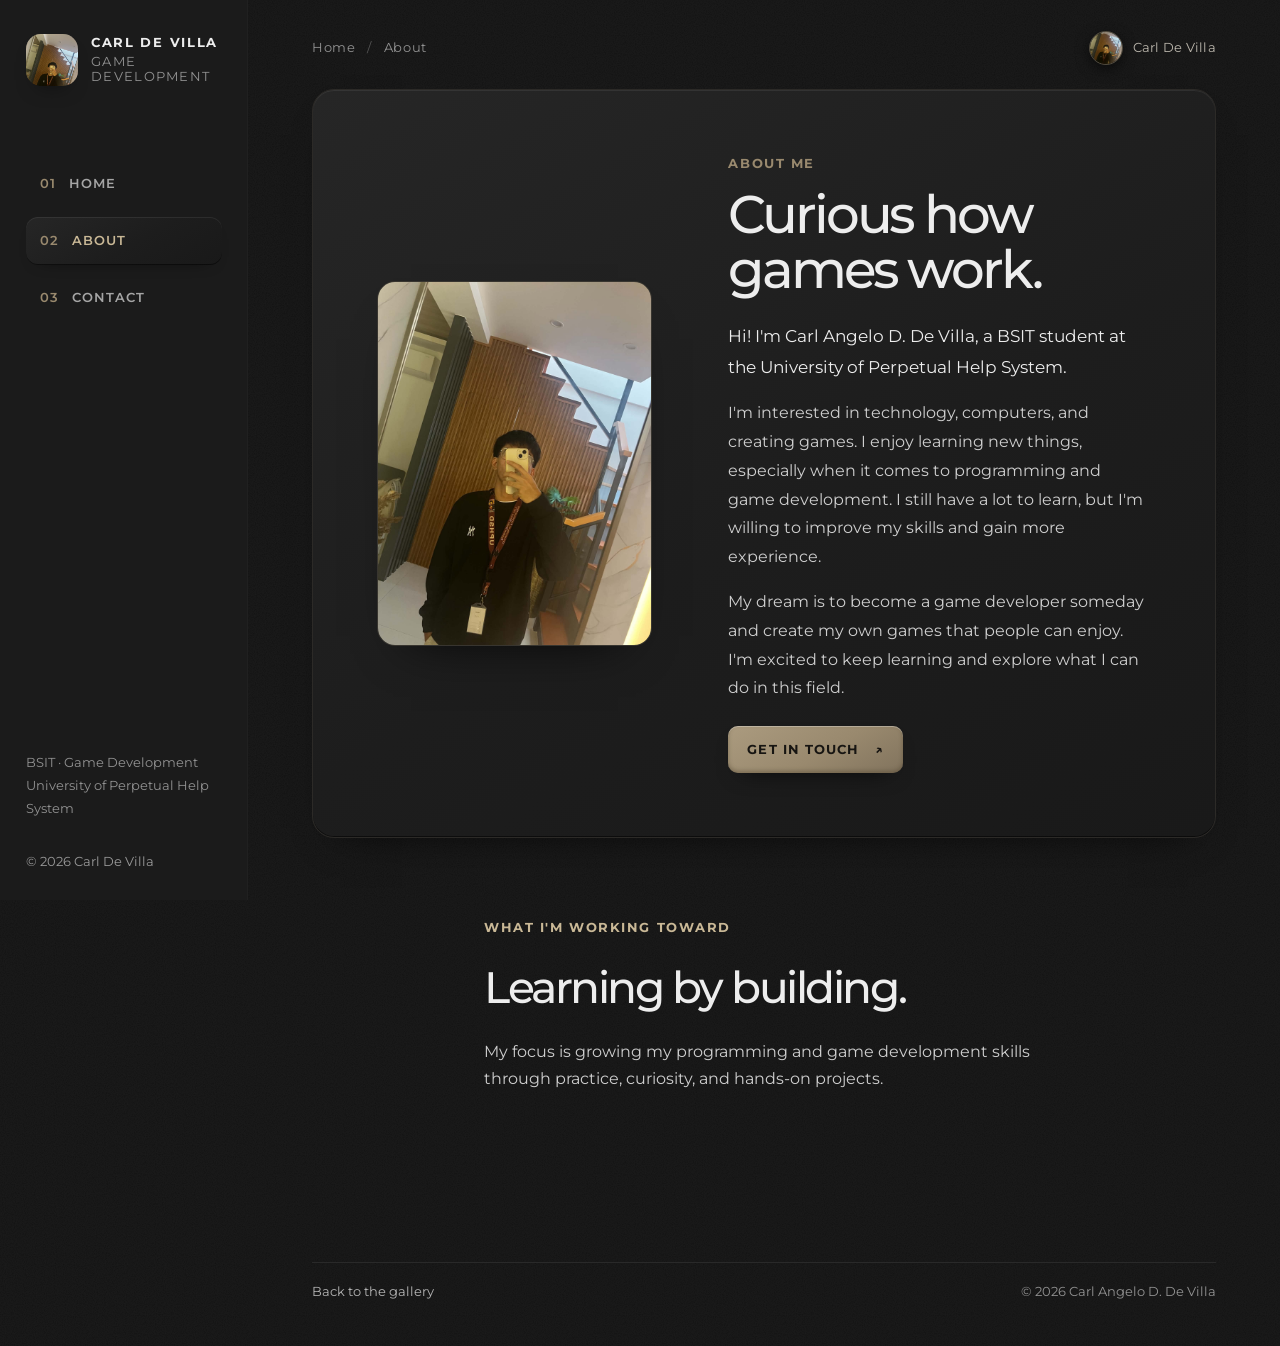
<file: about/index.html>
<!doctype html>
<html lang="en">
<head>
  <meta charset="utf-8">
  <meta name="viewport" content="width=device-width, initial-scale=1">
  <meta name="theme-color" content="#121212">
  <meta name="description" content="About Carl Angelo D. De Villa, a BSIT student interested in technology, computers, and game development.">
  <meta property="og:type" content="website">
  <meta property="og:url" content="https://unorfl.github.io/DeVillaPortfolio/about/">
  <meta property="og:title" content="About — Carl Angelo D. De Villa">
  <meta property="og:description" content="Carl Angelo D. De Villa — BSIT Game Development student and aspiring game developer.">
  <meta property="og:image" content="https://unorfl.github.io/DeVillaPortfolio/assets/images/carl-angelo-portrait.png">
  <meta property="og:image:alt" content="Carl Angelo D. De Villa in his portrait photo">
  <meta name="twitter:card" content="summary_large_image">
  <meta name="twitter:image" content="https://unorfl.github.io/DeVillaPortfolio/assets/images/carl-angelo-portrait.png">
  <title>About — Carl Angelo D. De Villa</title>
  <link rel="icon" href="../assets/images/favicon.svg" type="image/svg+xml">
  <link rel="preconnect" href="https://fonts.googleapis.com">
  <link rel="preconnect" href="https://fonts.gstatic.com" crossorigin>
  <link href="https://fonts.googleapis.com/css2?family=Montserrat:wght@400;500;600;700&display=swap" rel="stylesheet">
  <link rel="stylesheet" href="../assets/css/site-hero.css">
</head>
<body>
  <a class="skip-link" href="#main">Skip to content</a>
  <div class="layout">
    <aside class="sidebar">
      <div class="sidebar-top">
        <a class="brand" href="../home/" aria-label="Carl De Villa, gallery home"><span class="brand-mark"><img class="brand-avatar" src="../assets/images/carl-angelo-portrait.png" alt=""></span><span class="brand-copy"><strong>CARL DE VILLA</strong><small>GAME DEVELOPMENT</small></span></a>
        <button class="menu-toggle" type="button" aria-expanded="false" aria-controls="site-nav" aria-label="Open navigation"><span></span><span></span></button>
      </div>
      <nav class="nav" id="site-nav" aria-label="Main navigation">
        <a class="nav-link" href="../home/"><span class="nav-number">01</span> Home</a>
        <a class="nav-link active" href="../about/" aria-current="page"><span class="nav-number">02</span> About</a>
        <a class="nav-link" href="../contact/"><span class="nav-number">03</span> Contact</a>
      </nav>
      <div class="sidebar-bottom"><p class="sidebar-note">BSIT · Game Development<br>University of Perpetual Help System</p><span class="sidebar-copyright">© 2026 Carl De Villa</span></div>
    </aside>
    <main id="main" class="main-content page-main">
      <header class="topline"><span class="breadcrumb"><a href="../home/">Home</a> <span>/</span> About</span><a class="top-profile" href="../about/" aria-label="About Carl Angelo D. De Villa"><img src="../assets/images/carl-angelo-portrait.png" alt=""><span>Carl De Villa</span></a></header>
      <section class="about-hero clay-panel" data-reveal>
        <figure class="about-visual">
          <img src="../assets/images/carl-angelo-portrait.png" alt="Carl Angelo D. De Villa taking a mirror selfie indoors" loading="eager">
        </figure>
        <div class="about-copy" data-reveal>
          <p class="eyebrow">ABOUT ME</p>
          <h1>Curious how games work.</h1>
          <p class="about-lede">Hi! I'm Carl Angelo D. De Villa, a BSIT student at the University of Perpetual Help System.</p>
          <p>I'm interested in technology, computers, and creating games. I enjoy learning new things, especially when it comes to programming and game development. I still have a lot to learn, but I'm willing to improve my skills and gain more experience.</p>
          <p>My dream is to become a game developer someday and create my own games that people can enjoy. I'm excited to keep learning and explore what I can do in this field.</p>
          <a class="button button-gold" href="../contact/">Get in touch <span aria-hidden="true">↗</span></a>
        </div>
      </section>
      <section class="about-note" data-reveal>
        <p class="eyebrow">WHAT I'M WORKING TOWARD</p>
        <h2>Learning by building.</h2>
        <p>My focus is growing my programming and game development skills through practice, curiosity, and hands-on projects.</p>
      </section>
      <footer class="site-footer"><a class="footer-name" href="../home/">Back to the gallery</a><p>© 2026 Carl Angelo D. De Villa</p></footer>
    </main>
  </div>
  <script src="../assets/js/site.js" defer></script>
</body>
</html>
</file>
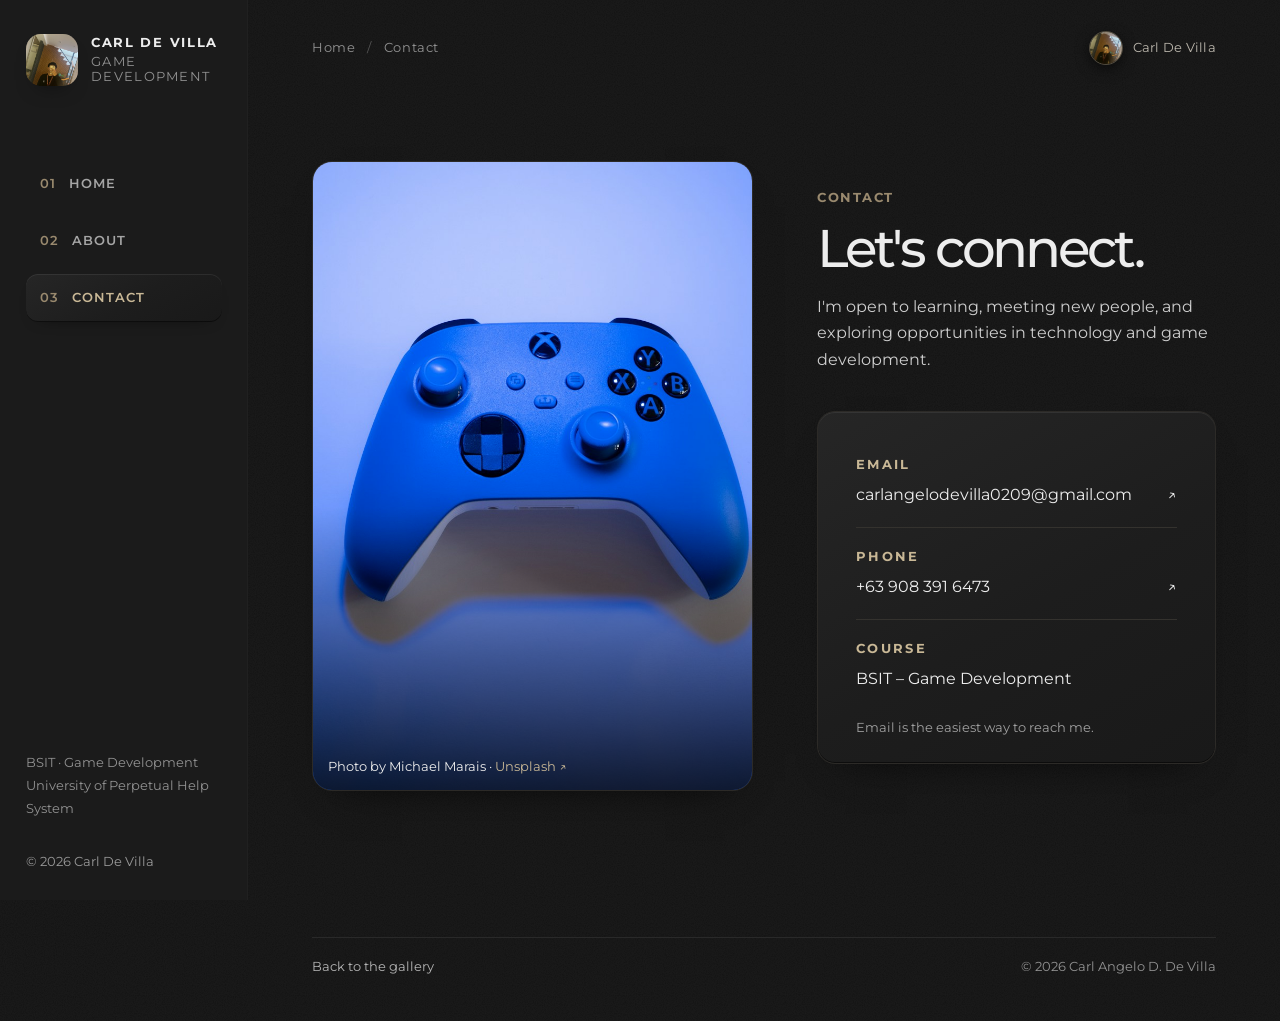
<file: contact/index.html>
<!doctype html>
<html lang="en">
<head>
  <meta charset="utf-8">
  <meta name="viewport" content="width=device-width, initial-scale=1">
  <meta name="theme-color" content="#121212">
  <meta name="description" content="Contact Carl Angelo D. De Villa about game development, technology, or opportunities.">
  <meta property="og:type" content="website">
  <meta property="og:url" content="https://unorfl.github.io/DeVillaPortfolio/contact/">
  <meta property="og:title" content="Contact — Carl Angelo D. De Villa">
  <meta property="og:description" content="Carl Angelo D. De Villa — BSIT Game Development student and aspiring game developer.">
  <meta property="og:image" content="https://unorfl.github.io/DeVillaPortfolio/assets/images/carl-angelo-portrait.png">
  <meta property="og:image:alt" content="Carl Angelo D. De Villa in his portrait photo">
  <meta name="twitter:card" content="summary_large_image">
  <meta name="twitter:image" content="https://unorfl.github.io/DeVillaPortfolio/assets/images/carl-angelo-portrait.png">
  <title>Contact — Carl Angelo D. De Villa</title>
  <link rel="icon" href="../assets/images/favicon.svg" type="image/svg+xml">
  <link rel="preconnect" href="https://fonts.googleapis.com">
  <link rel="preconnect" href="https://fonts.gstatic.com" crossorigin>
  <link href="https://fonts.googleapis.com/css2?family=Montserrat:wght@400;500;600;700&display=swap" rel="stylesheet">
  <link rel="stylesheet" href="../assets/css/site-hero.css">
</head>
<body>
  <a class="skip-link" href="#main">Skip to content</a>
  <div class="layout">
    <aside class="sidebar">
      <div class="sidebar-top">
        <a class="brand" href="../home/" aria-label="Carl De Villa, gallery home"><span class="brand-mark"><img class="brand-avatar" src="../assets/images/carl-angelo-portrait.png" alt=""></span><span class="brand-copy"><strong>CARL DE VILLA</strong><small>GAME DEVELOPMENT</small></span></a>
        <button class="menu-toggle" type="button" aria-expanded="false" aria-controls="site-nav" aria-label="Open navigation"><span></span><span></span></button>
      </div>
      <nav class="nav" id="site-nav" aria-label="Main navigation">
        <a class="nav-link" href="../home/"><span class="nav-number">01</span> Home</a>
        <a class="nav-link" href="../about/"><span class="nav-number">02</span> About</a>
        <a class="nav-link active" href="../contact/" aria-current="page"><span class="nav-number">03</span> Contact</a>
      </nav>
      <div class="sidebar-bottom"><p class="sidebar-note">BSIT · Game Development<br>University of Perpetual Help System</p><span class="sidebar-copyright">© 2026 Carl De Villa</span></div>
    </aside>
    <main id="main" class="main-content page-main">
      <header class="topline"><span class="breadcrumb"><a href="../home/">Home</a> <span>/</span> Contact</span><a class="top-profile" href="../about/" aria-label="About Carl Angelo D. De Villa"><img src="../assets/images/carl-angelo-portrait.png" alt=""><span>Carl De Villa</span></a></header>
      <section class="contact-wrap">
        <figure class="contact-visual clay-panel" data-reveal>
          <img src="../assets/images/controller-blue.jpg" alt="A blue gaming controller against a blue background" loading="eager">
          <figcaption>Photo by Michael Marais · <a href="https://unsplash.com/photos/a-close-up-of-a-blue-controller-on-a-blue-background-7XEwZIM6mf0" target="_blank" rel="noreferrer">Unsplash ↗</a></figcaption>
        </figure>
        <div class="contact-content">
          <div class="contact-intro" data-reveal>
            <p class="eyebrow">CONTACT</p>
            <h1>Let's connect.</h1>
            <p>I'm open to learning, meeting new people, and exploring opportunities in technology and game development.</p>
          </div>
          <div class="contact-card clay-panel" data-reveal>
          <div class="contact-row"><span class="contact-label">EMAIL</span><a href="mailto:carlangelodevilla0209@gmail.com">carlangelodevilla0209@gmail.com <span aria-hidden="true">↗</span></a></div>
          <div class="contact-row"><span class="contact-label">PHONE</span><a href="tel:+639083916473">+63 908 391 6473 <span aria-hidden="true">↗</span></a></div>
          <div class="contact-row"><span class="contact-label">COURSE</span><span>BSIT – Game Development</span></div>
          <p class="contact-hint">Email is the easiest way to reach me.</p>
          </div>
        </div>
      </section>
      <footer class="site-footer"><a class="footer-name" href="../home/">Back to the gallery</a><p>© 2026 Carl Angelo D. De Villa</p></footer>
    </main>
  </div>
  <script src="../assets/js/site.js" defer></script>
</body>
</html>
</file>
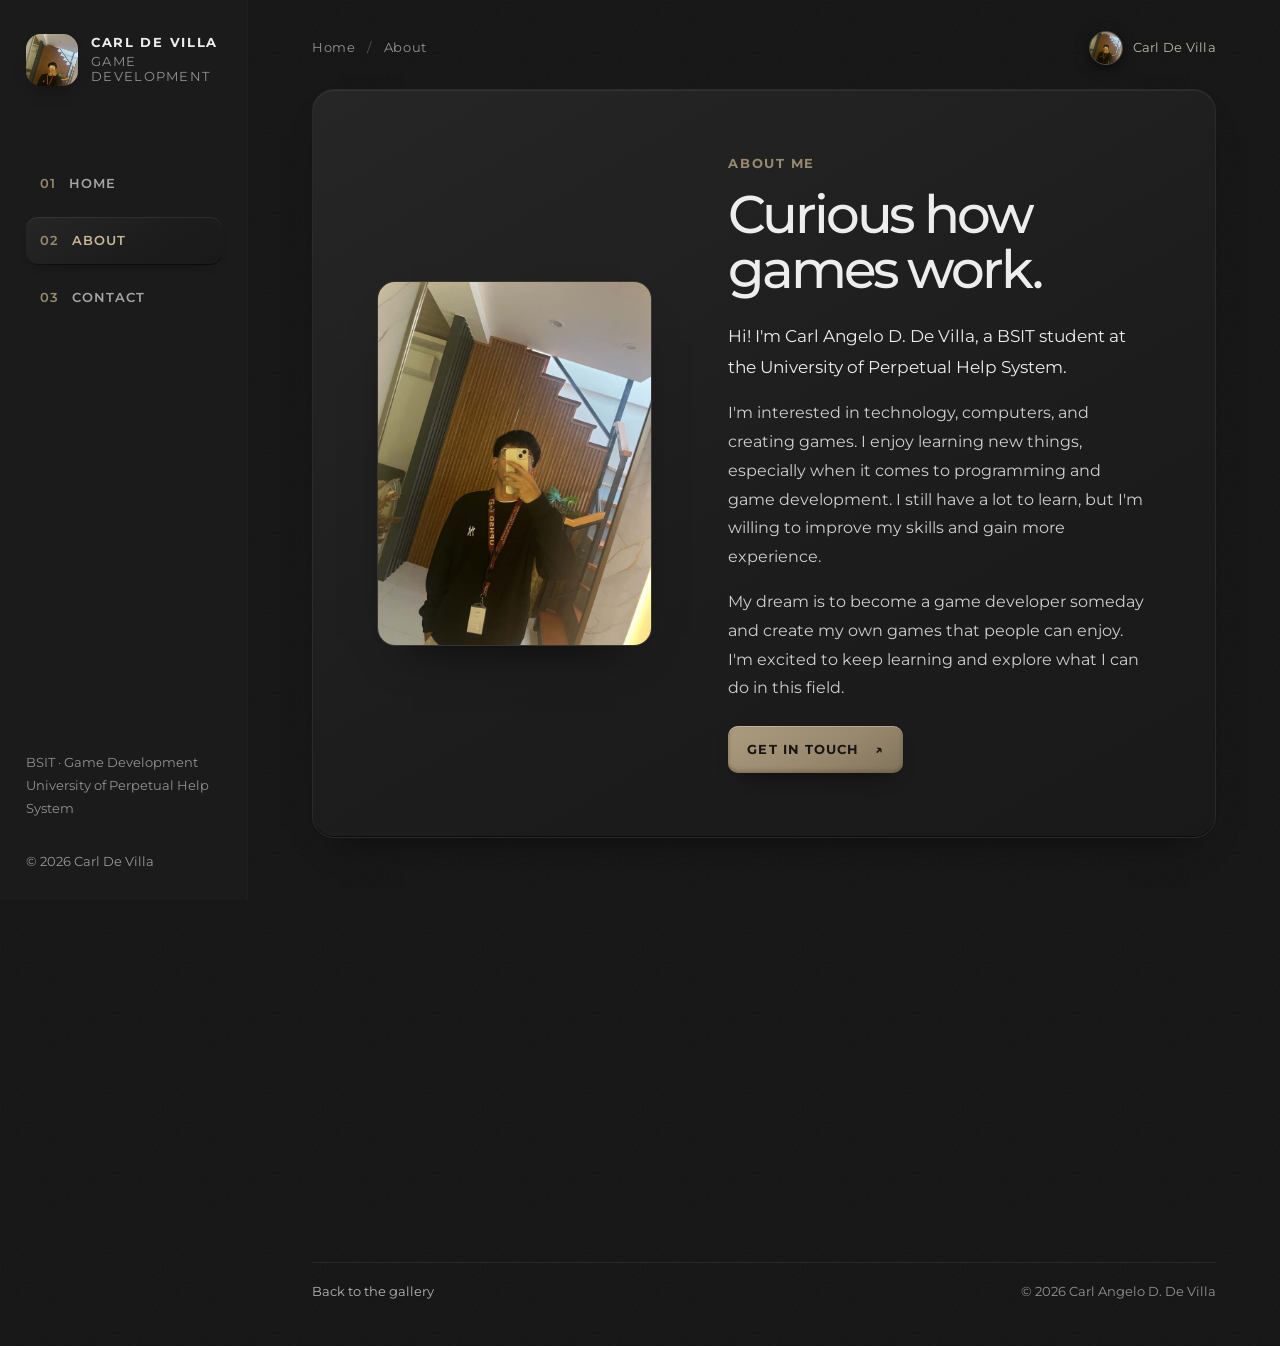
<file: about.html>
<!doctype html>
<html lang="en"><head><meta charset="utf-8"><meta http-equiv="refresh" content="0; url=about/"><link rel="canonical" href="https://unorfl.github.io/DeVillaPortfolio/about/"><title>About — Carl Angelo D. De Villa</title></head><body><p>Go to <a href="about/">About</a>.</p></body></html>
</file>
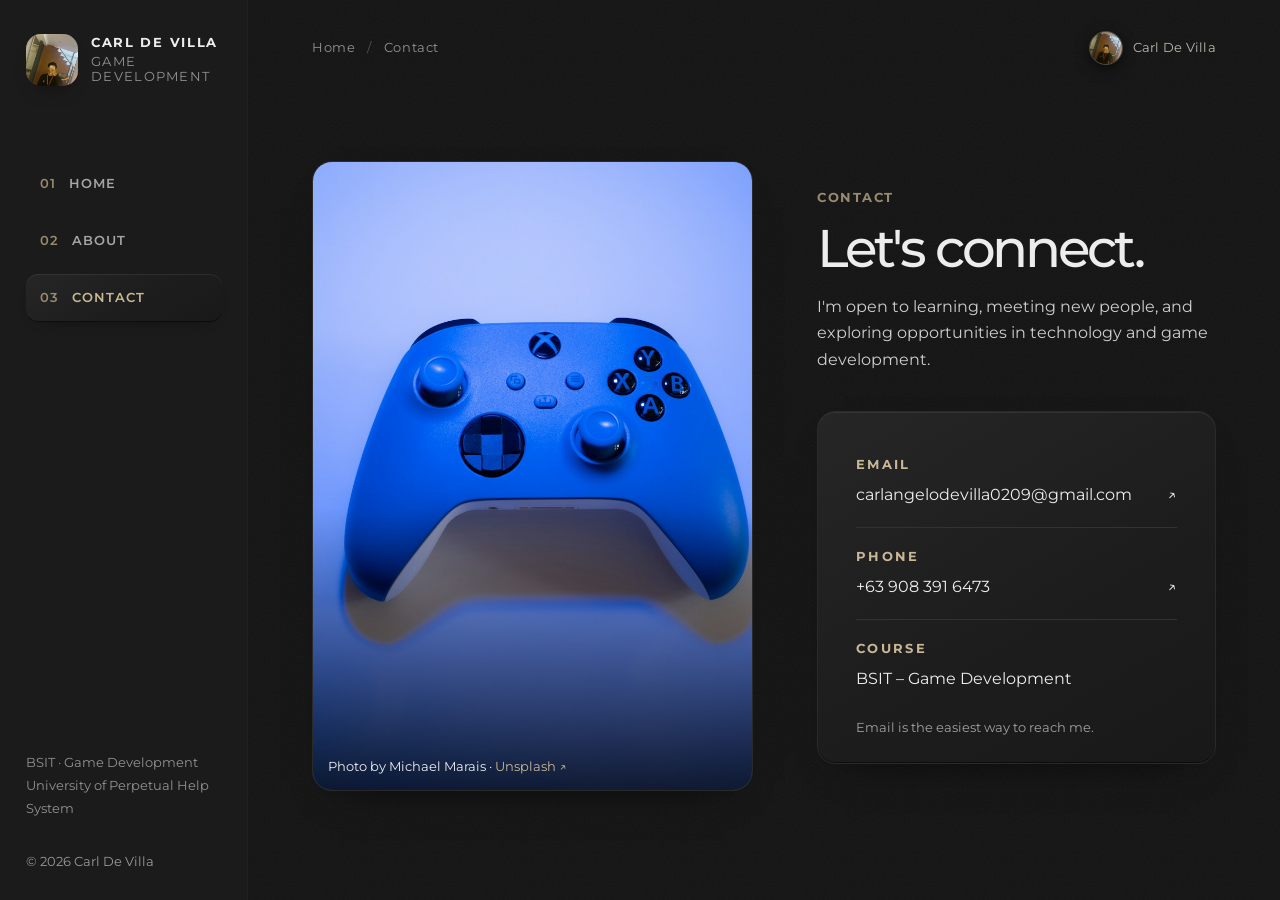
<file: contact.html>
<!doctype html>
<html lang="en"><head><meta charset="utf-8"><meta http-equiv="refresh" content="0; url=contact/"><link rel="canonical" href="https://unorfl.github.io/DeVillaPortfolio/contact/"><title>Contact — Carl Angelo D. De Villa</title></head><body><p>Go to <a href="contact/">Contact</a>.</p></body></html>
</file>
<file: assets/css/site-hero.css>
:root {
  color-scheme: dark;
  --bg: #121212;
  --side: #1b1b1b;
  --surface: #1c1c1c;
  --line: #292929;
  --text: #ededed;
  --soft: #cfcfcf;
  --muted: #a5a5a5;
  --dim: #929292;
  --accent: #99896e;
  --accent-hi: #c9b896;
  --clay-bg: linear-gradient(150deg, #262626 0%, #1d1d1d 55%, #191919 100%);
  --clay-shadow: inset 0 1px 0 rgba(255,255,255,.07), inset 0 -1px 0 rgba(0,0,0,.55), 0 18px 40px -28px rgba(0,0,0,.9);
  --clay-gold: linear-gradient(150deg, #ab9b7f 0%, #99896e 55%, #81735d 100%);
  --ease: cubic-bezier(.2,.7,.2,1);
  --gutter: clamp(22px, 5vw, 76px);
}

* { box-sizing: border-box; }
html { min-width: 320px; scroll-behavior: smooth; background: var(--bg); }
body {
  min-width: 320px;
  margin: 0;
  color: var(--text);
  background-color: var(--bg);
  background-image: url("data:image/svg+xml,%3Csvg xmlns='http://www.w3.org/2000/svg' width='160' height='160'%3E%3Cfilter id='n'%3E%3CfeTurbulence type='fractalNoise' baseFrequency='.9' numOctaves='2' stitchTiles='stitch'/%3E%3CfeColorMatrix values='0 0 0 0 1 0 0 0 0 1 0 0 0 0 1 0 0 0 .045 0'/%3E%3C/filter%3E%3Crect width='100%25' height='100%25' filter='url(%23n)'/%3E%3C/svg%3E");
  font-family: Montserrat, system-ui, sans-serif;
  font-size: 16px;
  line-height: 1.65;
  -webkit-font-smoothing: antialiased;
}
a { color: inherit; text-decoration: none; }
button { color: inherit; font: inherit; }
img { display: block; max-width: 100%; }
::selection { color: var(--bg); background: var(--accent-hi); }
:focus-visible { outline: 2px solid var(--accent-hi); outline-offset: 4px; }
.skip-link { position: fixed; z-index: 1000; top: 12px; left: 12px; padding: 10px 15px; transform: translateY(-160%); background: var(--accent-hi); color: #171512; border-radius: 8px; }
.skip-link:focus { transform: translateY(0); }

/* The shared frame, warm-metal accent and soft clay surfaces follow Carl's visual reference. */
.layout { min-height: 100vh; }
.sidebar {
  position: fixed;
  inset: 0 auto 0 0;
  z-index: 20;
  width: 248px;
  display: flex;
  flex-direction: column;
  padding: 34px 26px 26px;
  background: var(--side);
  box-shadow: inset -1px 0 0 rgba(255,255,255,.025);
}
.brand { display: flex; align-items: center; gap: 13px; min-width: 0; }
.brand-mark {
  width: 52px; height: 52px; flex: 0 0 auto;
  display: grid; place-items: center;
  border-radius: 15px;
  color: var(--accent-hi);
  background: var(--clay-bg);
  box-shadow: inset 0 1px 0 rgba(255,255,255,.17), inset 0 -5px 8px rgba(0,0,0,.36), 0 11px 23px -16px #000;
  font-size: 15px; font-weight: 700; letter-spacing: -.06em;
}
.brand-copy { display: grid; gap: 3px; line-height: 1.2; }
.brand-copy strong { font-size: 13px; letter-spacing: .13em; }
.brand-copy small { color: var(--dim); font-size: 13px; letter-spacing: .1em; }
.nav { display: grid; gap: 9px; margin-top: 74px; }
.nav-link {
  display: flex; align-items: center; gap: 13px;
  min-height: 48px; padding: 0 14px;
  color: var(--muted); border-radius: 12px;
  font-size: 13px; font-weight: 600; letter-spacing: .08em; text-transform: uppercase;
  transition: color .2s ease, background .2s ease, transform .2s ease, box-shadow .2s ease;
}
.nav-link:hover { color: var(--text); background: #222; transform: translateX(2px); }
.nav-link.active { color: var(--accent-hi); background: var(--clay-bg); box-shadow: inset 0 1px 0 rgba(255,255,255,.07), inset 0 -1px 0 rgba(0,0,0,.55), 0 7px 18px -15px #000; }
.nav-number { color: var(--accent); font-size: 13px; letter-spacing: .08em; }
.sidebar-bottom { margin-top: auto; }
.sidebar-note { margin: 0 0 28px; color: var(--dim); font-size: 13px; line-height: 1.75; }
.sidebar-copyright { color: #999; font-size: 13px; }
.menu-toggle { display: none; }

.main-content { max-width: 1800px; min-width: 0; margin-left: 248px; padding: 31px var(--gutter) 44px; }
.topline { display: flex; justify-content: space-between; align-items: center; gap: 18px; margin-bottom: 24px; min-height: 22px; color: var(--dim); font-size: 13px; letter-spacing: .05em; }
.breadcrumb span { padding: 0 8px; color: #555; }
.breadcrumb a:hover { color: var(--accent-hi); }
.topline-note { color: #8b8b8b; }
.clay-panel { background: var(--clay-bg); border: 1px solid #2c2a27; box-shadow: var(--clay-shadow); }

.hero { height: min(68vh, 660px); min-height: 0; position: relative; display: grid; grid-template-columns: minmax(0,1fr) minmax(300px,.62fr); grid-template-areas: "copy art"; align-items: stretch; gap: clamp(18px, 3vw, 48px); overflow: hidden; border-radius: 23px; isolation: isolate; }
.hero-copy { grid-area: copy; align-self: stretch; display: flex; flex-direction: column; justify-content: center; max-width: 780px; padding: clamp(30px, 4vw, 70px); }
.hero-artwork { grid-area: art; min-width: 0; min-height: 0; display: grid; place-items: center; overflow: hidden; margin: 16px 16px 16px 0; border-radius: 15px; background: #f4f3ee; box-shadow: 0 12px 32px rgba(0,0,0,.24); }
.hero-image { display: block; width: 100%; height: 100%; object-fit: contain; object-position: center; }
.eyebrow { margin: 0 0 13px; color: var(--accent-hi); font-size: 13px; font-weight: 700; letter-spacing: .12em; line-height: 1.5; }
.hero h1 { max-width: 720px; margin: 0; font-size: clamp(42px, 4.2vw, 64px); font-weight: 500; letter-spacing: -.065em; line-height: .99; white-space: normal; text-wrap: balance; }
.hero-subtitle { max-width: 440px; margin: 20px 0 25px; color: #d2d2d2; font-size: clamp(16px, 1.35vw, 18px); }
.button { min-height: 47px; display: inline-flex; align-items: center; justify-content: center; gap: 16px; padding: 0 19px; border: 0; border-radius: 10px; font-size: 13px; font-weight: 700; letter-spacing: .08em; text-transform: uppercase; transition: transform .2s var(--ease), box-shadow .2s ease, filter .2s ease; }
.button:hover { transform: translateY(-2px); filter: brightness(1.06); }
.button-gold { color: #171512; background: var(--clay-gold); box-shadow: inset 0 1px 0 rgba(255,255,255,.3), inset 0 -2px 4px rgba(72,59,38,.42), 0 10px 24px -15px #000; }

.gallery-section { padding-top: clamp(66px, 8vw, 108px); }
.section-heading { display: grid; grid-template-columns: minmax(0,1fr) minmax(240px,.72fr); align-items: end; gap: 38px; margin-bottom: 28px; }
.section-heading .eyebrow { color: var(--accent); }
.section-heading h2, .about-copy h1, .contact-intro h1 { margin: 0; font-size: clamp(34px, 4.15vw, 57px); font-weight: 500; letter-spacing: -.06em; line-height: 1.04; text-wrap: balance; }
.section-intro { max-width: 420px; margin: 0 0 3px; color: var(--soft); font-size: 16px; line-height: 1.7; }
.filters { display: flex; flex-wrap: wrap; gap: 9px; margin: 0 0 24px; }
.filter-button { display: inline-flex; align-items: center; gap: 10px; min-height: 39px; padding: 0 14px; border: 1px solid #33302b; border-radius: 11px; color: #c1c1c1; background: var(--clay-bg); box-shadow: inset 0 1px 0 rgba(255,255,255,.06), 0 5px 13px -12px #000; font-size: 13px; font-weight: 600; cursor: pointer; transition: border-color .18s, color .18s, transform .18s, background .18s; }
.filter-button span { color: #999; font-size: 13px; }
.filter-button:hover { transform: translateY(-1px); color: var(--text); border-color: #574f41; }
.filter-button.active { color: #171512; border-color: transparent; background: var(--clay-gold); box-shadow: inset 0 1px 0 rgba(255,255,255,.28), inset 0 -2px 4px rgba(72,59,38,.3), 0 7px 17px -12px #000; }
.filter-button.active span { color: #352f25; }
.gallery-grid { display: grid; grid-template-columns: repeat(3, minmax(0,1fr)); grid-auto-rows: minmax(175px, 18vw); grid-auto-flow: dense; gap: 16px; }
.gallery-item { position: relative; min-width: 0; min-height: 195px; overflow: hidden; padding: 0; border: 1px solid #2e2c28; border-radius: 18px; background: var(--clay-bg); box-shadow: inset 0 1px 0 rgba(255,255,255,.07), 0 13px 30px -22px #000; cursor: zoom-in; text-align: left; isolation: isolate; transition: transform .28s var(--ease), border-color .25s ease, box-shadow .25s ease; }
.gallery-item:hover { z-index: 1; transform: translateY(-3px); border-color: #645742; box-shadow: inset 0 1px 0 rgba(255,255,255,.11), 0 18px 36px -23px #000; }
.gallery-item img { position: absolute; inset: 0; width: 100%; height: 100%; object-fit: cover; transition: transform .55s var(--ease), filter .3s ease; }
.gallery-item:hover img { transform: scale(1.045); }
.gallery-item::after { content: ""; position: absolute; inset: 42% 0 0; z-index: 0; pointer-events: none; background: linear-gradient(transparent, rgba(8,8,8,.83)); opacity: .93; }
.item-wide { grid-column: span 2; }
.item-tall { grid-row: span 2; }
.image-open { position: absolute; z-index: 1; top: 13px; right: 13px; width: 31px; height: 31px; display: grid; place-items: center; border: 1px solid rgba(255,255,255,.18); border-radius: 10px; color: white; background: rgba(18,18,18,.86); opacity: 0; transform: translateY(4px); transition: opacity .2s, transform .2s; }
.gallery-item:hover .image-open, .gallery-item:focus-visible .image-open { opacity: 1; transform: none; }
.image-caption { position: absolute; z-index: 1; inset: auto 17px 14px; display: grid; gap: 2px; }
.image-caption strong { color: #f3f3f3; font-size: 13px; font-weight: 600; }
.image-caption small { color: #dedede; font-size: 13px; }
.gallery-item[hidden] { display: none; }
.gallery-footnote { margin: 21px 0 0; color: #a1a1a1; font-size: 13px; }
.site-footer { display: flex; justify-content: space-between; gap: 18px; align-items: center; margin-top: 74px; padding-top: 18px; border-top: 1px solid #292929; color: #929292; font-size: 13px; }
.site-footer p { margin: 0; }
.footer-name { color: #b5b5b5; }
.footer-name:hover { color: var(--accent-hi); }

.page-main { min-height: 100vh; display: flex; flex-direction: column; }
.about-hero { display: grid; grid-template-columns: minmax(200px,.65fr) minmax(0,1fr); gap: clamp(32px, 6vw, 86px); align-items: center; min-height: 560px; padding: clamp(32px, 5vw, 72px); border-radius: 22px; }
.about-visual { width: min(100%, 360px); margin: auto; overflow: hidden; border: 1px solid #38352f; border-radius: 18px; background: #1a1a1a; box-shadow: inset 0 1px 0 rgba(255,255,255,.08), 0 24px 50px -34px #000; }
.about-visual img { display: block; width: 100%; height: auto; }
.contact-visual::after { content: ""; position: absolute; inset: 55% 0 0; background: linear-gradient(transparent, rgba(0,0,0,.78)); pointer-events: none; }
.about-visual figcaption, .contact-visual figcaption { position: absolute; z-index: 1; right: 15px; bottom: 13px; left: 15px; color: #eee; font-size: 13px; }
.about-visual a, .contact-visual a { color: var(--accent-hi); }
.about-copy { max-width: 690px; }
.about-copy .eyebrow, .contact-intro .eyebrow { color: var(--accent); }
.about-copy h1 { margin-bottom: 24px; }
.about-copy p:not(.eyebrow) { max-width: 630px; color: var(--soft); font-size: 16px; line-height: 1.8; }
.about-copy .about-lede { color: var(--text) !important; font-size: 17px !important; }
.about-copy .button { margin-top: 7px; }
.about-note { max-width: 720px; margin: auto; padding: 80px 0; }
.about-note h2 { margin: 0 0 12px; font-size: clamp(29px, 3.5vw, 44px); font-weight: 500; letter-spacing: -.055em; }
.about-note p:last-child { max-width: 560px; color: var(--soft); }
.contact-wrap { display: grid; grid-template-columns: minmax(0,1.05fr) minmax(320px,.95fr); gap: clamp(28px, 5vw, 70px); align-items: stretch; margin: clamp(38px, 8vh, 90px) auto; width: min(100%, 1100px); }
.contact-visual { position: relative; min-height: min(70vh, 680px); margin: 0; overflow: hidden; border-radius: 20px; background: #1a1a1a; }
.contact-visual img { position: absolute; inset: 0; width: 100%; height: 100%; object-fit: cover; }
.contact-content { display: flex; flex-direction: column; justify-content: center; gap: 22px; }
.contact-intro { padding-top: 0; }
.contact-intro h1 { margin-bottom: 18px; }
.contact-intro > p:last-child { max-width: 440px; color: var(--soft); }
.contact-card { padding: 24px clamp(22px,3vw,38px); border-radius: 18px; }
.contact-row { display: grid; gap: 7px; padding: 18px 0; border-bottom: 1px solid #34322e; }
.contact-row:last-of-type { border-bottom: 0; }
.contact-label { color: var(--accent-hi); font-size: 13px; font-weight: 700; letter-spacing: .18em; }
.contact-row a, .contact-row > span:last-child { color: var(--text); font-size: clamp(13px,1.4vw,16px); overflow-wrap: anywhere; }
.contact-row a { display: flex; justify-content: space-between; gap: 12px; }
.contact-row a:hover { color: var(--accent-hi); }
.contact-hint { margin: 7px 0 0; color: #a1a1a1; font-size: 13px; }

.lightbox { position: fixed; inset: 0; width: min(94vw, 1320px); max-width: none; max-height: 94svh; padding: 48px 68px 30px; overflow: visible; border: 1px solid #37332c; border-radius: 20px; color: var(--text); background: #171717; box-shadow: 0 30px 100px #000b; }
.lightbox::backdrop { background: rgba(0,0,0,.84); }
.lightbox figure { display: grid; place-items: center; gap: 15px; height: 100%; margin: 0; }
.lightbox figure img { width: 100%; height: min(74svh, 880px); object-fit: contain; }
.lightbox figcaption { width: 100%; display: flex; justify-content: space-between; align-items: center; gap: 18px; color: #ddd; font-size: 13px; }
.lightbox-source { color: var(--accent-hi); }
.lightbox-close, .lightbox-nav { position: absolute; z-index: 2; display: grid; place-items: center; border: 1px solid #45413a; border-radius: 12px; background: var(--clay-bg); box-shadow: inset 0 1px 0 rgba(255,255,255,.08), 0 8px 20px -15px #000; cursor: pointer; transition: transform .18s, color .18s, border-color .18s; }
.lightbox-close:hover, .lightbox-nav:hover { transform: translateY(-2px); color: var(--accent-hi); border-color: var(--accent); }
.lightbox-close { top: 14px; right: 14px; width: 39px; height: 39px; font-size: 26px; line-height: 1; }
.lightbox-nav { top: 50%; width: 42px; height: 42px; font-size: 18px; }
.lightbox-nav.previous { left: 13px; }
.lightbox-nav.next { right: 13px; }

@view-transition { navigation: auto; }
::view-transition-old(root) { animation: page-out .2s ease both; }
::view-transition-new(root) { animation: page-in .32s var(--ease) both; }
@keyframes page-out { to { opacity: 0; transform: translateY(-6px); } }
@keyframes page-in { from { opacity: 0; transform: translateY(9px); } to { opacity: 1; transform: none; } }
.fallback-vt main { animation: page-in .3s var(--ease) both; }
.fallback-vt.leaving main { animation: page-out .2s ease both; }

/* Carl's portrait anchors the navigation, About page, and shared link preview. */
.brand-mark { overflow: hidden; padding: 0; }
.brand-avatar { width: 100%; height: 100%; object-fit: cover; object-position: 50% 43%; }
.top-profile { display: inline-flex; align-items: center; gap: 10px; color: #bcb7ad; font-size: 13px; letter-spacing: .02em; transition: color .2s ease, transform .2s ease; }
.top-profile:hover { color: var(--accent-hi); transform: translateY(-1px); }
.top-profile img { width: 34px; height: 34px; border: 1px solid #514b3e; border-radius: 50%; object-fit: cover; object-position: 50% 43%; box-shadow: 0 4px 13px #0008; }
@media (max-width: 720px) {
  .brand-avatar { object-position: 50% 43%; }
  .topline { gap: 10px; }
  .top-profile { gap: 0; }
  .top-profile span { display: none; }
  .top-profile img { width: 34px; height: 34px; }
}

/* Quiet entrances echo the page change and keep the photo gallery from arriving all at once. */
.has-js [data-reveal] { opacity: 0; transform: translateY(16px); transition: opacity .55s var(--ease), transform .55s var(--ease); }
.has-js [data-reveal].revealed { opacity: 1; transform: none; }
.has-js .hero-image { animation: hero-picture 8s var(--ease) both; }
@keyframes hero-picture { from { transform: scale(1.045); } to { transform: scale(1); } }

@media (min-width: 1600px) { .gallery-grid { grid-auto-rows: 250px; } }
@media (max-width: 1050px) {
  .sidebar { width: 215px; padding-inline: 20px; }
  .main-content { margin-left: 215px; }
  .hero { height: min(65vh, 560px); grid-template-columns: minmax(0,1fr) minmax(220px,.62fr); gap: 12px; }
  .hero h1 { font-size: clamp(32px, 4.4vw, 46px); }
  .gallery-grid { grid-template-columns: repeat(2,minmax(0,1fr)); grid-auto-rows: minmax(190px, 25vw); }
  .item-wide { grid-column: span 2; }
  .item-tall { grid-row: span 1; }
  .about-hero { grid-template-columns: minmax(160px,.5fr) minmax(0,1fr); gap: 36px; }
  .about-hero { grid-template-columns: 1fr; align-items: start; gap: 0; }
  .about-hero .about-visual { width: min(100%, 440px); margin: 0 auto 40px; }
  .about-hero .about-copy { width: min(100%, 700px); margin-inline: auto; }
  .contact-wrap { grid-template-columns: minmax(0,1fr) minmax(0,1fr); gap: 28px; }
  .contact-visual { min-height: 560px; }
}
@media (max-width: 720px) {
  .sidebar { position: sticky; inset: 0 0 auto; width: auto; height: auto; padding: 12px 18px; }
  .sidebar-top { display: flex; align-items: center; justify-content: space-between; gap: 16px; }
  .brand-mark { width: 43px; height: 43px; border-radius: 13px; }
  .brand-copy strong { font-size: 13px; }
  .brand-copy small { font-size: 13px; }
  .menu-toggle { width: 43px; height: 43px; display: grid; align-content: center; justify-items: center; gap: 5px; border: 1px solid #302e29; border-radius: 12px; background: var(--clay-bg); box-shadow: inset 0 1px 0 rgba(255,255,255,.08), 0 6px 15px -12px #000; }
  .menu-toggle span { width: 17px; height: 1px; background: var(--accent-hi); transition: transform .2s; }
  .menu-toggle[aria-expanded="true"] span:first-child { transform: translateY(3px) rotate(45deg); }
  .menu-toggle[aria-expanded="true"] span:last-child { transform: translateY(-3px) rotate(-45deg); }
  .nav { display: none; margin: 13px 0 0; grid-template-columns: repeat(3,minmax(0,1fr)); gap: 7px; }
  .nav.open { display: grid; }
  .nav-link { justify-content: center; gap: 7px; min-height: 42px; padding: 0 6px; font-size: 13px; letter-spacing: .02em; }
  .sidebar-bottom { display: none; }
  .main-content { margin: 0; padding: 17px 18px 30px; }
  .topline { margin-bottom: 15px; font-size: 13px; }
  .topline-note { display: none; }
  .hero { height: auto; min-height: 0; grid-template-columns: 1fr; grid-template-areas: "art" "copy"; gap: 0; border-radius: 18px; }
  .hero-artwork { height: min(58svh, 380px); min-height: 280px; margin: 12px 12px 0; }
  .hero-copy { padding: 28px 24px 32px; }
  .hero h1 { font-size: clamp(32px, 8.5vw, 46px); }
  .section-heading { grid-template-columns: 1fr; gap: 12px; margin-bottom: 22px; }
  .section-heading h2 { font-size: clamp(33px, 9vw, 46px); }
  .section-intro { max-width: 580px; font-size: 16px; }
  .gallery-section { padding-top: 57px; }
  .filters { gap: 7px; margin-bottom: 17px; }
  .filter-button { min-height: 36px; padding: 0 11px; font-size: 13px; }
  .gallery-grid { grid-template-columns: repeat(2,minmax(0,1fr)); grid-auto-rows: minmax(150px, 43vw); gap: 10px; }
  .gallery-item { min-height: 150px; border-radius: 13px; }
  .gallery-item.item-wide { grid-column: span 2; }
  .gallery-item.item-tall { grid-row: span 1; }
  .image-caption { inset: auto 11px 10px; }
  .image-caption strong { font-size: 13px; }
  .image-caption small { font-size: 13px; }
  .image-open { width: 27px; height: 27px; top: 8px; right: 8px; opacity: 1; transform: none; }
  .site-footer { margin-top: 46px; font-size: 13px; }
  .about-hero { grid-template-columns: 1fr; gap: 28px; min-height: auto; padding: 28px 22px; border-radius: 17px; }
  .about-hero .about-visual { width: min(76vw, 310px); margin-bottom: 0; }
  .about-copy h1, .contact-intro h1 { font-size: clamp(36px,10vw,52px); }
  .about-copy p:not(.eyebrow) { font-size: 16px; }
  .about-note { padding: 55px 0 16px; }
  .contact-wrap { grid-template-columns: 1fr; gap: 24px; margin: 40px auto 36px; }
  .contact-visual { min-height: 0; height: min(88vw, 390px); }
  .contact-content { gap: 18px; }
  .contact-intro { padding: 0; }
  .contact-card { padding: 16px 20px; }
  .lightbox { width: calc(100vw - 20px); padding: 52px 43px 20px; border-radius: 15px; }
  .lightbox figure img { height: min(70svh, 760px); }
  .lightbox-nav { width: 34px; height: 34px; }
  .lightbox-nav.previous { left: 5px; }
  .lightbox-nav.next { right: 5px; }
  .lightbox figcaption { align-items: flex-start; flex-direction: column; gap: 4px; font-size: 13px; }
}
@media (max-width: 390px) {
  .gallery-grid { grid-template-columns: 1fr; grid-auto-rows: 64vw; }
  .gallery-item.item-wide { grid-column: span 1; }
  .filters { gap: 5px; }
  .filter-button { gap: 6px; padding-inline: 9px; }
  .site-footer { align-items: flex-start; flex-direction: column; gap: 4px; }
}
@media (prefers-reduced-motion: reduce) {
  *, *::before, *::after { scroll-behavior: auto !important; animation-duration: .01ms !important; animation-iteration-count: 1 !important; transition-duration: .01ms !important; }
  .has-js [data-reveal] { opacity: 1; transform: none; }
}
</file>
